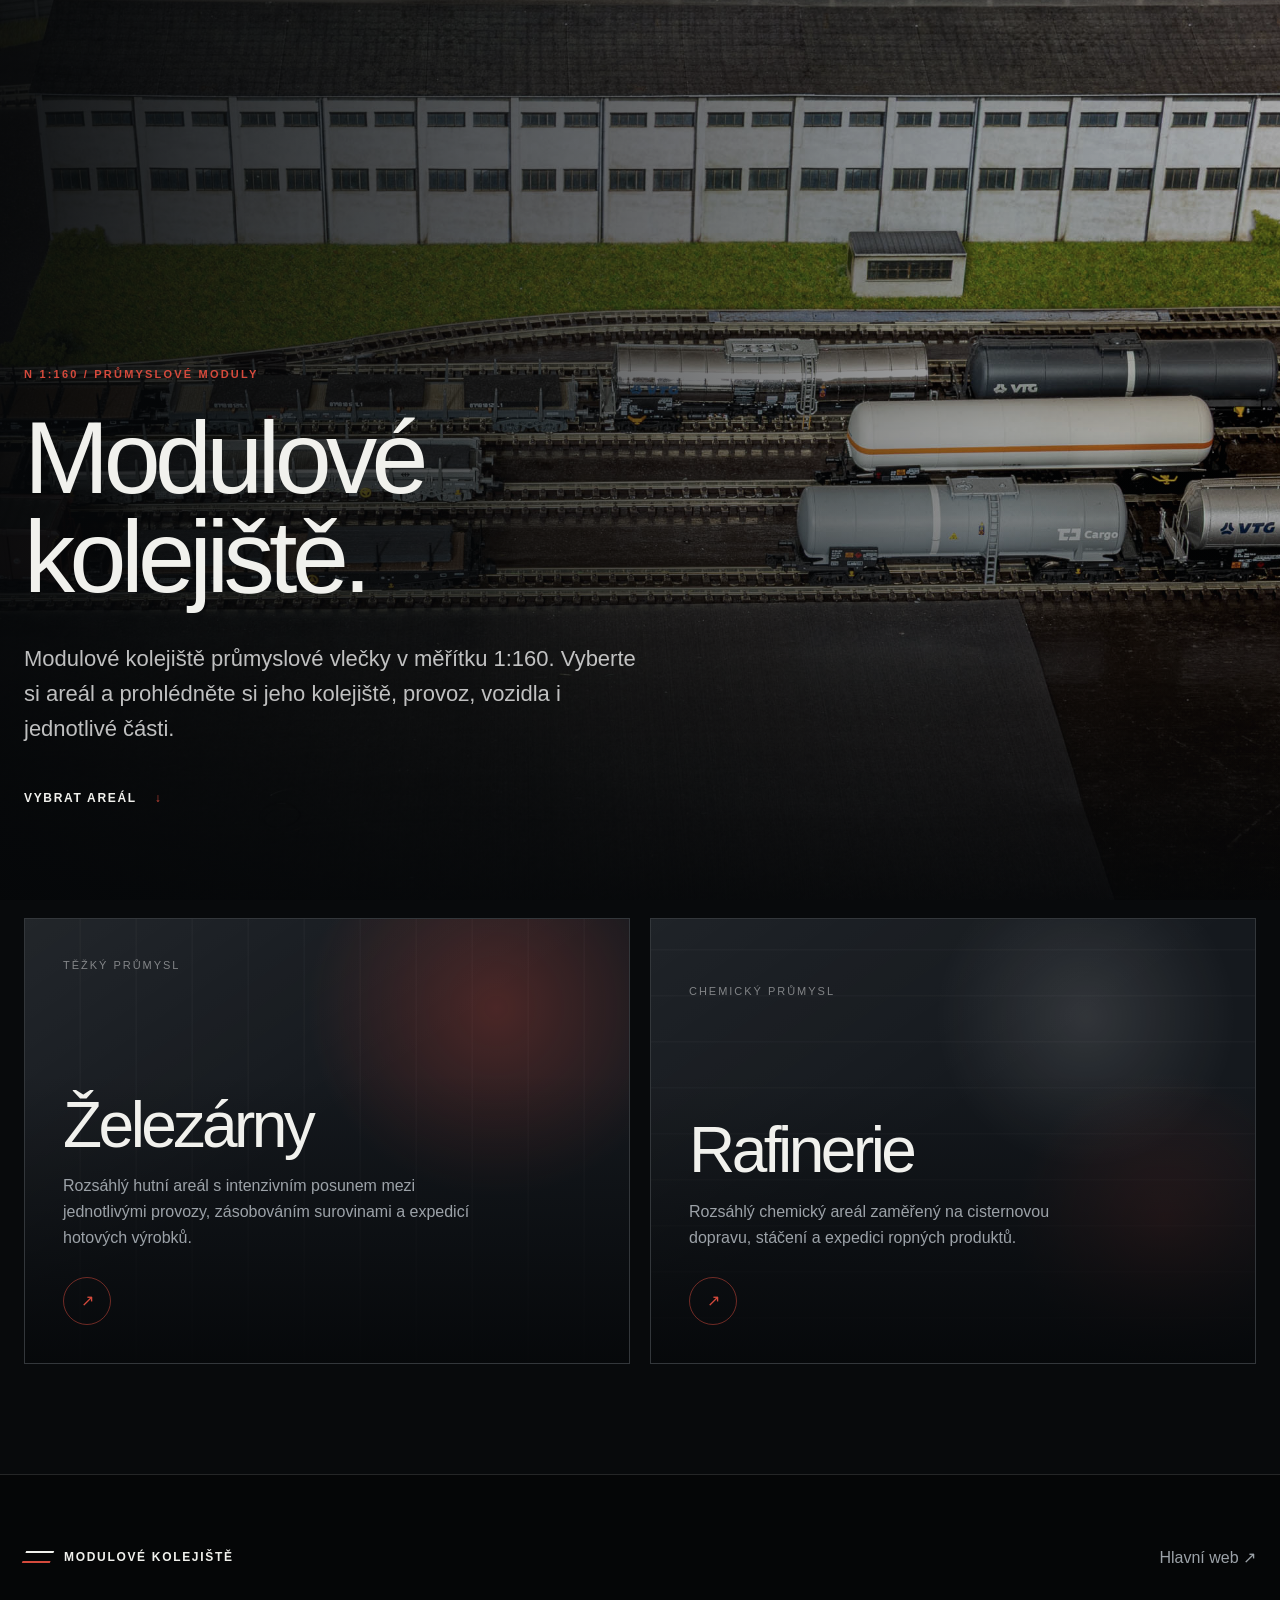
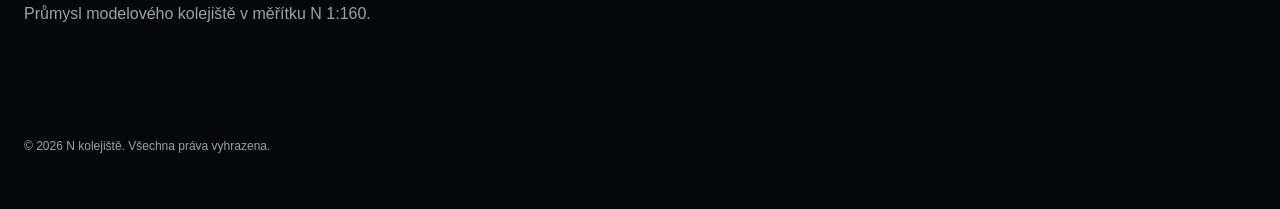
<file: index.html>
<!DOCTYPE html>
<html lang="cs">
<head>
  <meta charset="UTF-8">
  <meta name="viewport" content="width=device-width, initial-scale=1.0">
  <meta name="description" content="Modulové kolejiště v měřítku N 1:160 – průmyslové moduly železáren a rafinerie.">
  <meta name="theme-color" content="#090b0d">
  <title>Modulové kolejiště</title>

  <link rel="icon" href="assets/images/favicon.svg" type="image/svg+xml">
  <link rel="stylesheet" href="assets/css/rozcestnik.css">
  <script src="assets/js/rozcestnik.js" defer></script>
</head>
<body>

  <main>
    <section class="hero">
      <div class="hero-media">
        <img src="assets/images/main-foto.jpg" alt="Modelové kolejiště" width="2121" height="1414">
      </div>
      <div class="hero-overlay"></div>

      <div class="hero-content container">
        <p class="eyebrow reveal">N 1:160 / PRŮMYSLOVÉ MODULY</p>
        <h1 class="display-title reveal">Modulové<br>kolejiště.</h1>
        <p class="hero-lead reveal">Modulové kolejiště průmyslové vlečky v měřítku 1:160. Vyberte si areál a prohlédněte si jeho kolejiště, provoz, vozidla i jednotlivé části.</p>
        <a class="text-link reveal" href="#arealy">Vybrat areál <span>↓</span></a>
      </div>

      <div class="hero-index"></div>
    </section>

    <section class="arealy-section container">
      <div class="arealy-grid" id="arealy">
        <a class="areal-card reveal" href="zelezarny/">
          <div class="areal-card-content">
            <span class="areal-label">TĚŽKÝ PRŮMYSL</span>
            <h3>Železárny</h3>
            <p>Rozsáhlý hutní areál s intenzivním posunem mezi jednotlivými provozy, zásobováním surovinami a expedicí hotových výrobků.</p>
            <span class="areal-arrow">↗</span>
          </div>
        </a>

        <a class="areal-card rafinerie reveal" href="rafinerie/">
          <div class="areal-card-content">
            <span class="areal-label">CHEMICKÝ PRŮMYSL</span>
            <h3>Rafinerie</h3>
            <p>Rozsáhlý chemický areál zaměřený na cisternovou dopravu, stáčení a expedici ropných produktů.</p>
            <span class="areal-arrow">↗</span>
          </div>
        </a>
      </div>
    </section>
  </main>
<footer class="site-footer" id="siteFooter">
    <div class="container footer-grid">
      <div>
        <div class="brand footer-brand">
          <span class="brand-mark"></span>
          <span>MODULOVÉ KOLEJIŠTĚ</span>
        </div>

        <p>Průmysl modelového kolejiště v měřítku N 1:160.</p>
      </div>
      <div class="footer-nav">
        <a href="https://nkolejiste.github.io/web/">Hlavní web ↗</a>
      </div>

      <p class="copyright">© 2026 N kolejiště. Všechna práva vyhrazena.</p>
    </div>
  </footer>
</body>
</html>
</file>
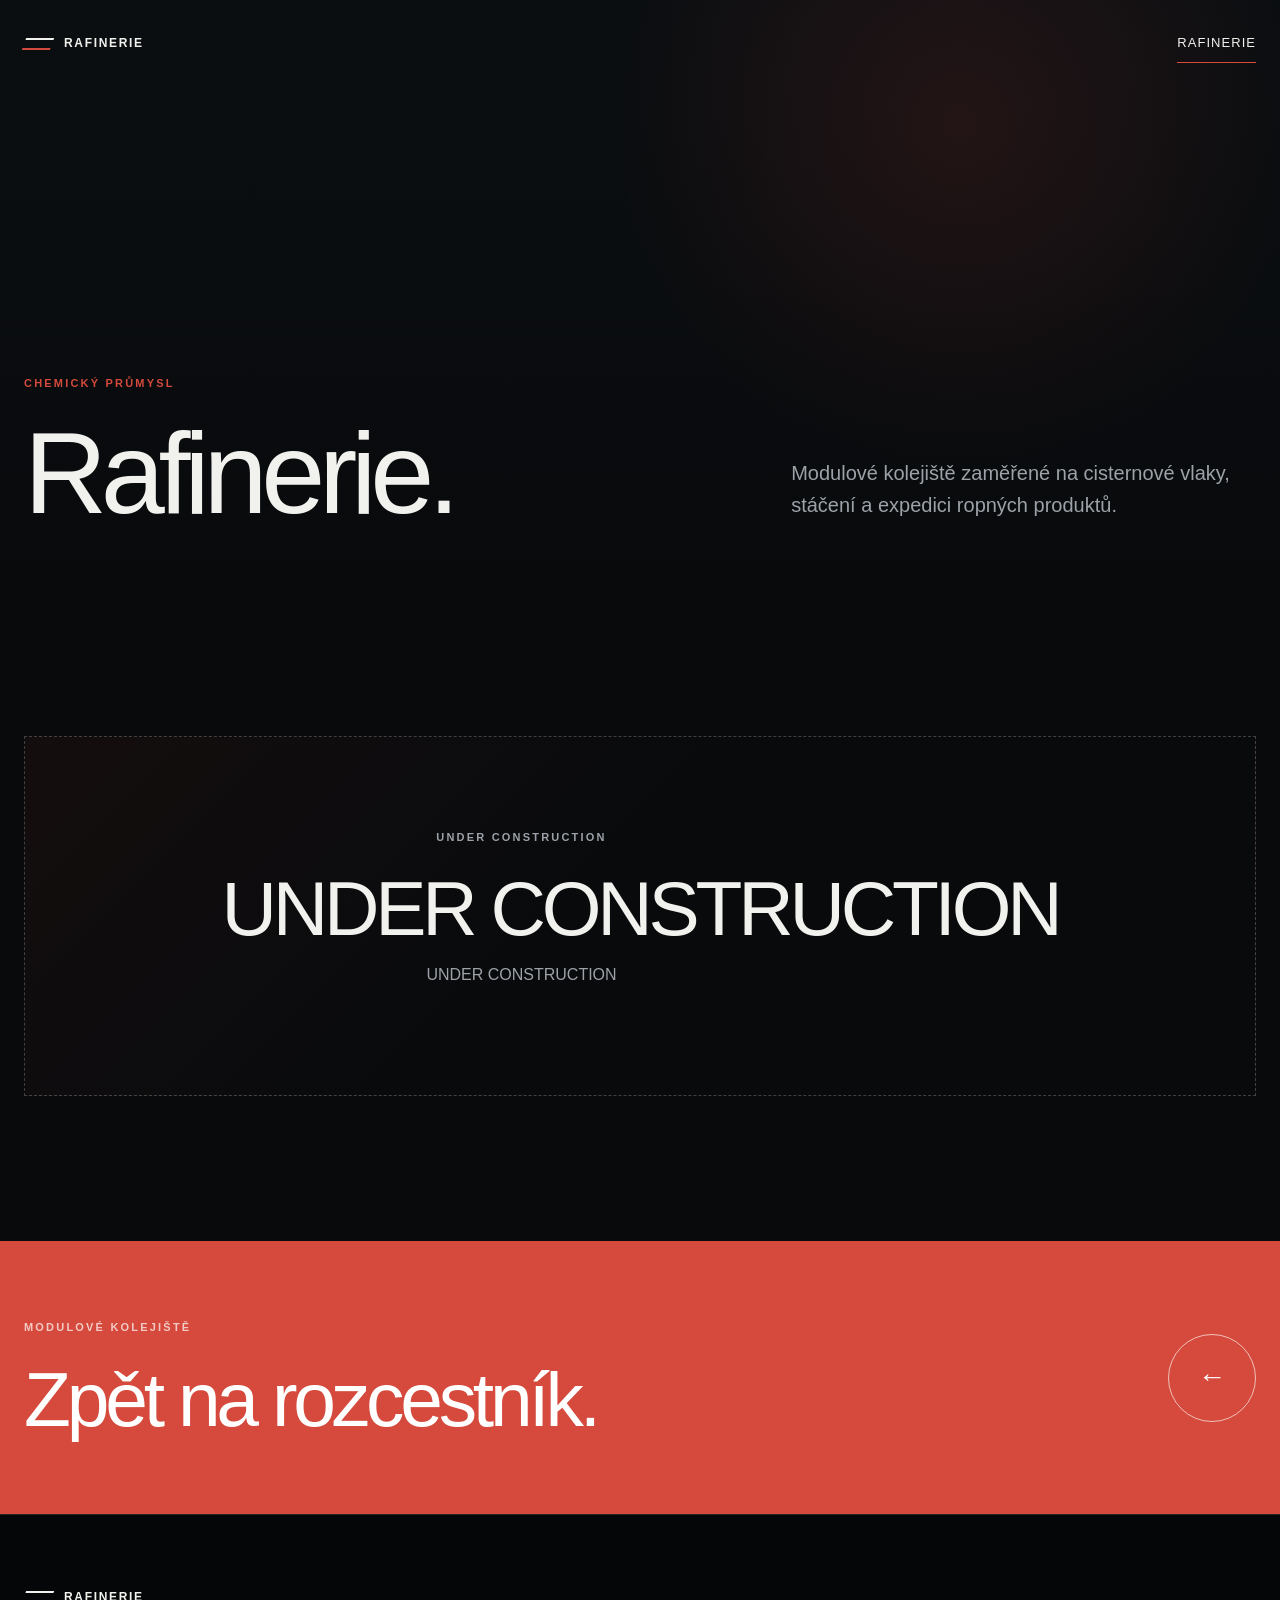
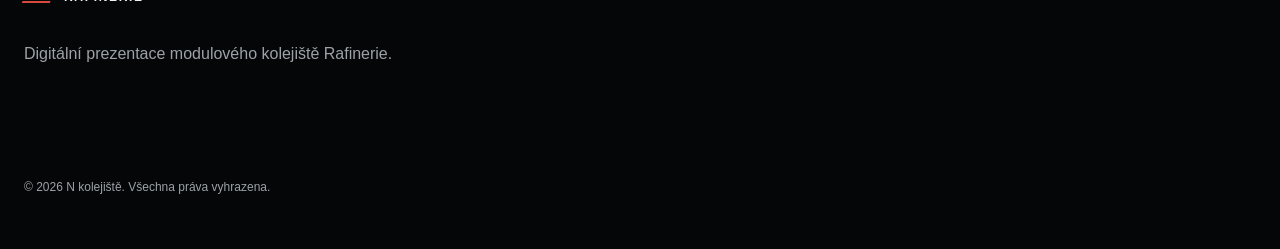
<file: rafinerie/index.html>
<!DOCTYPE html>
<html lang="cs">
<head>
  <meta charset="UTF-8">
  <meta name="viewport" content="width=device-width, initial-scale=1.0">
  <meta name="description" content="Modulové kolejiště Rafinerie v měřítku N 1:160.">
  <meta name="theme-color" content="#090b0d">
  <title>Rafinerie | Modulové kolejiště</title>

  <link rel="icon" href="../assets/images/favicon.svg" type="image/svg+xml">
  <link rel="stylesheet" href="../assets/css/rafinerie.css">
  <script src="../assets/js/rafinerie.js" defer></script>
</head>
<body data-page="rafinerie-home">
  <header class="site-header" id="siteHeader"></header>

  <main>
    <section class="page-hero">
      <div class="container page-hero-grid">
        <div>
          <p class="eyebrow reveal">CHEMICKÝ PRŮMYSL</p>
          <h1 class="page-title reveal">Rafinerie.</h1>
        </div>
        <p class="page-intro reveal">Modulové kolejiště zaměřené na cisternové vlaky, stáčení a expedici ropných produktů.</p>
      </div>
    </section>

    <section class="placeholder-panel">
      <div class="container">
        <div class="placeholder-box reveal">
          <div>
            <p class="eyebrow">UNDER CONSTRUCTION</p>
            <h2 class="section-title">UNDER CONSTRUCTION</h2>
            <p>UNDER CONSTRUCTION</p>
          </div>
        </div>
      </div>
    </section>

    <section class="next-page-panel">
      <div class="container next-page-grid">
        <div>
          <p class="eyebrow">MODULOVÉ KOLEJIŠTĚ</p>
          <h2 class="section-title">Zpět na rozcestník.</h2>
        </div>
        <a class="circle-link" href="../" aria-label="Zpět na rozcestník">←</a>
      </div>
    </section>
  </main>

  <footer class="site-footer" id="siteFooter">
    <div class="container footer-grid">
      <div>
        <div class="brand footer-brand">
          <span class="brand-mark"></span>
          <span>RAFINERIE</span>
        </div>
        <p>Digitální prezentace modulového kolejiště Rafinerie.</p>
      </div>

      <p class="copyright">© 2026 N kolejiště. Všechna práva vyhrazena.</p>
    </div>
  </footer>
</body>
</html>
</file>
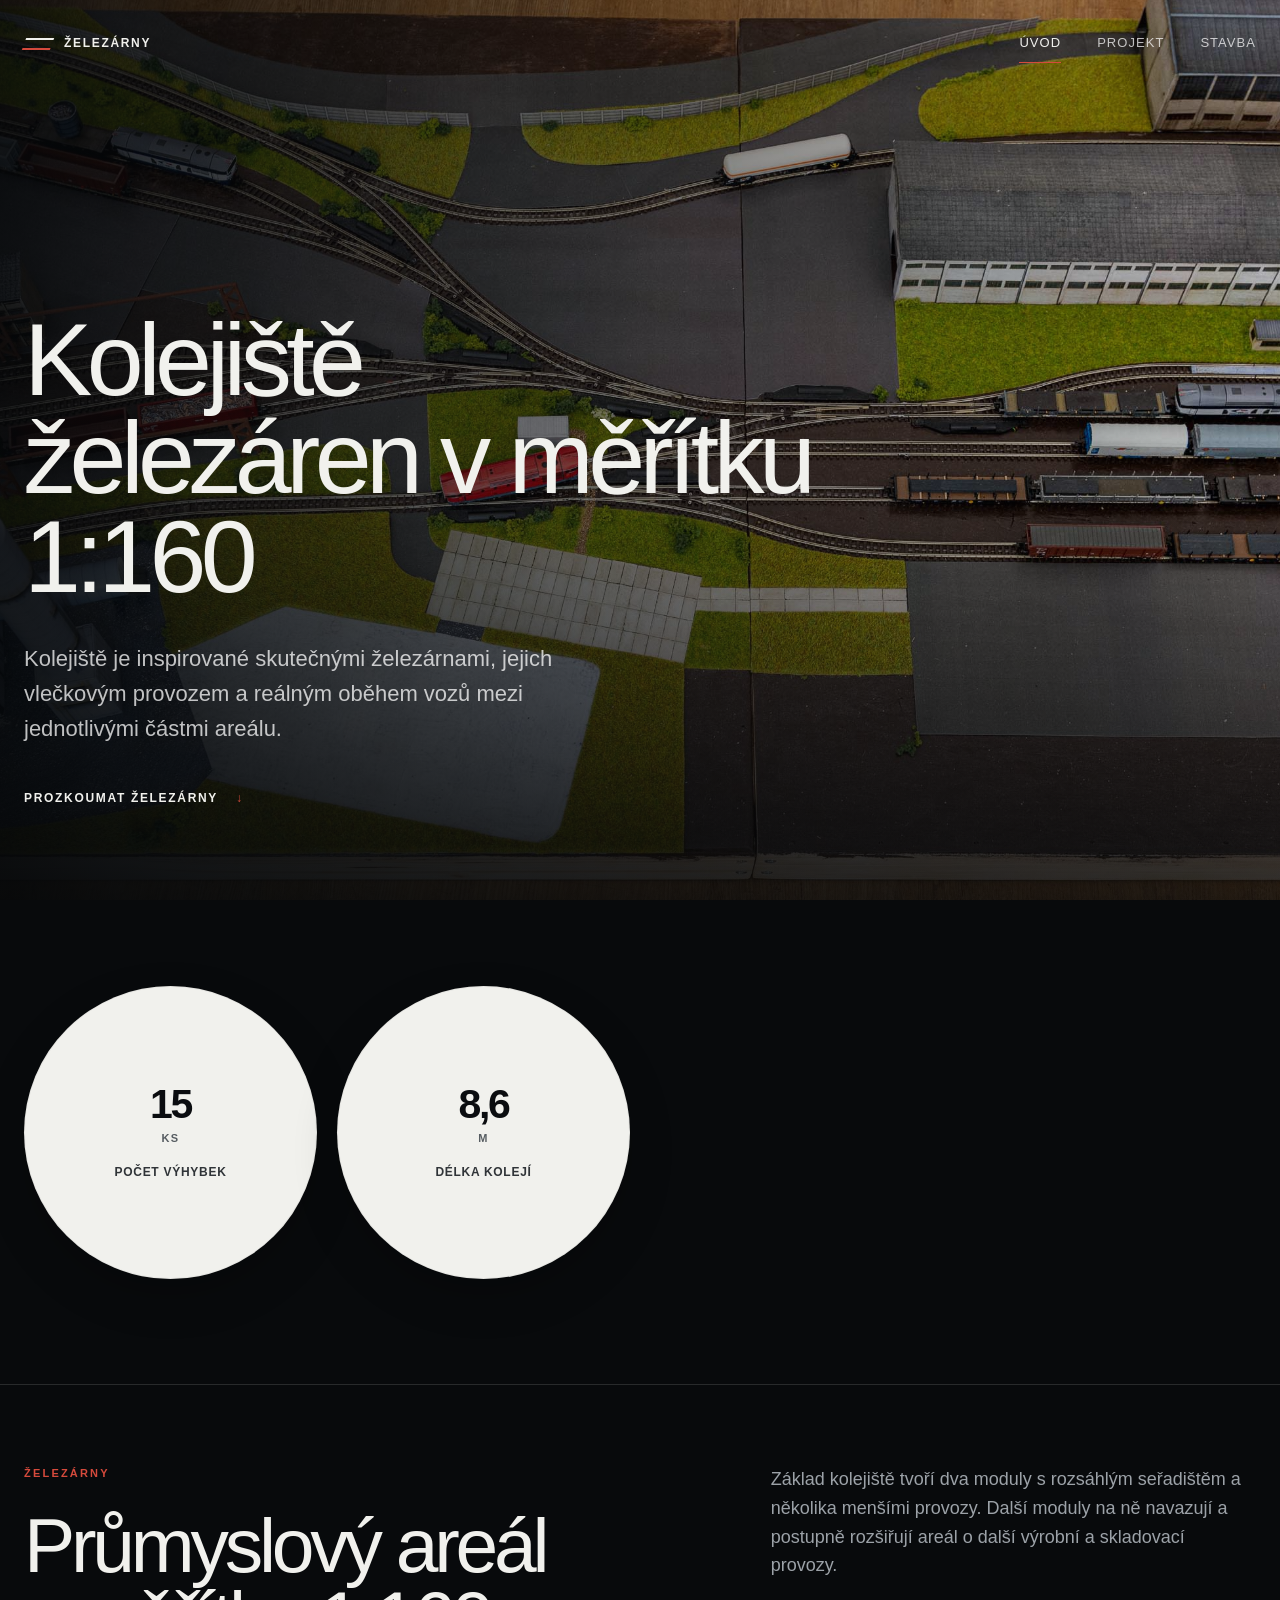
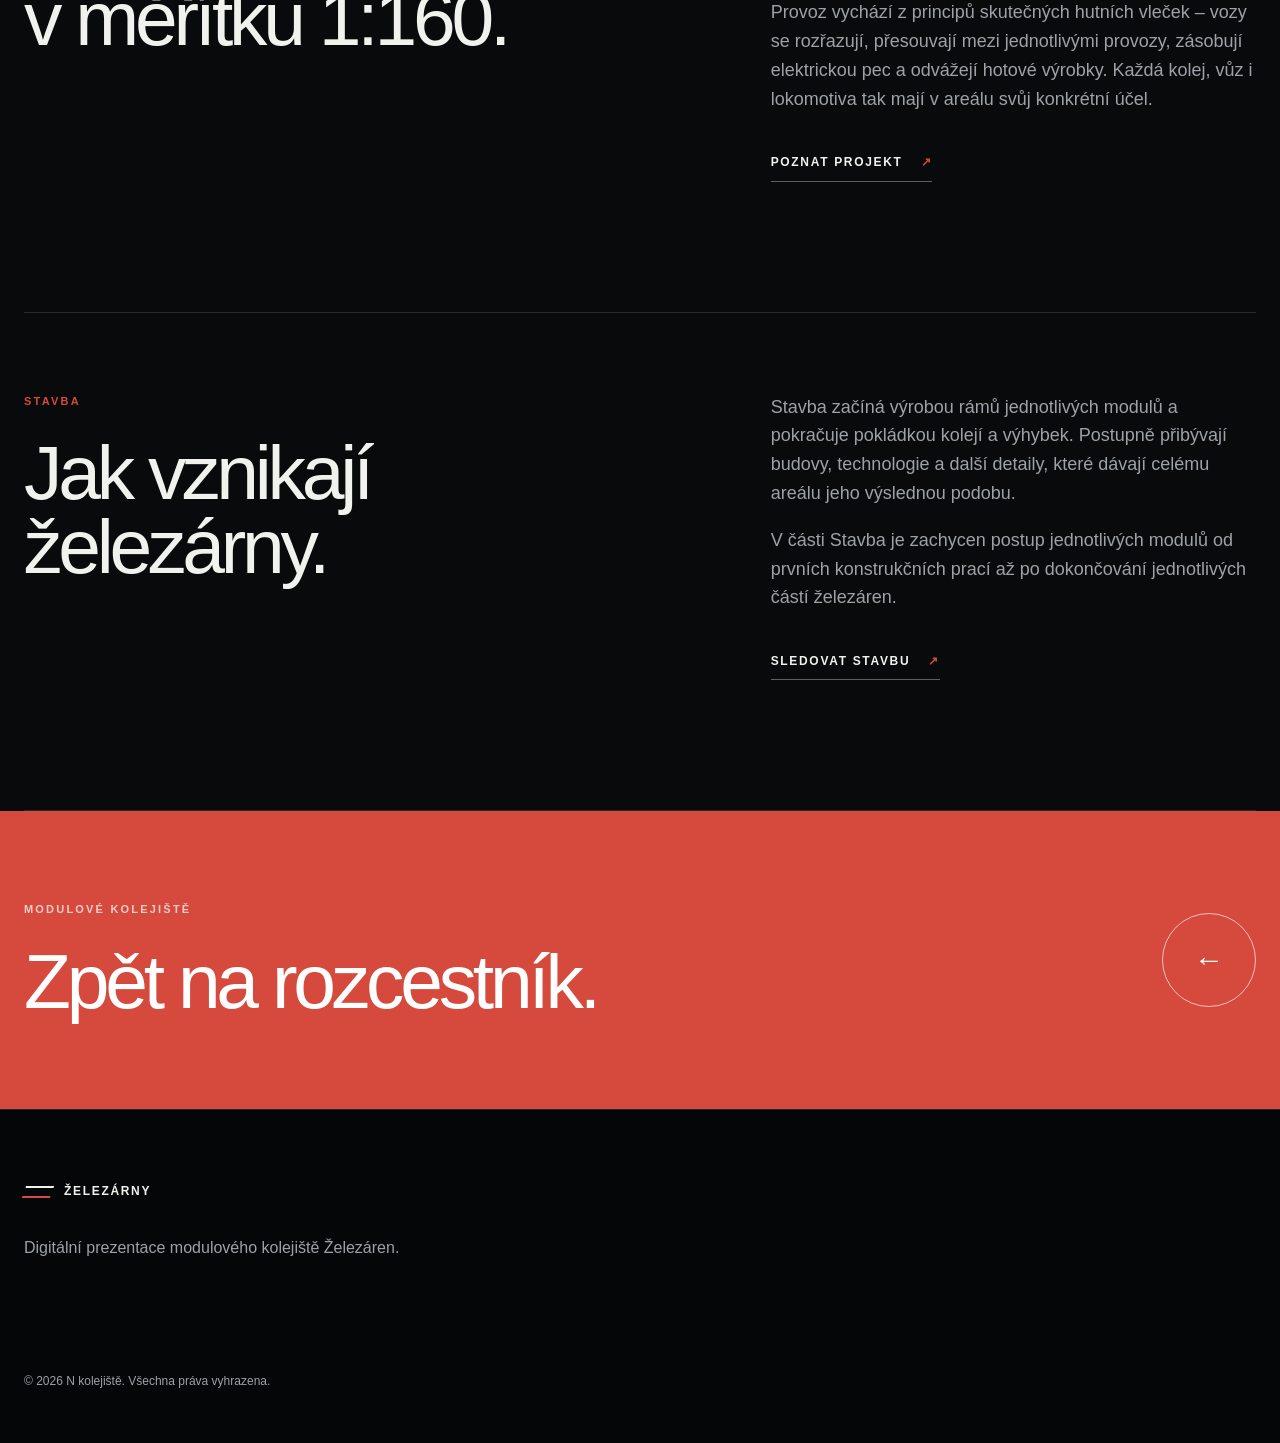
<file: zelezarny/index.html>
<!DOCTYPE html>
<html lang="cs">
<head>
  <meta charset="UTF-8">
  <meta name="viewport" content="width=device-width, initial-scale=1.0">
  <meta name="description" content="Modulové kolejiště Železárny v měřítku N 1:160.">
  <meta name="theme-color" content="#090b0d">
  <meta property="og:type" content="website">
  <meta property="og:title" content="Železárny | N kolejiště">
  <meta property="og:description" content="Modulové kolejiště Železárny v měřítku N 1:160.">
  <meta property="og:image" content="../assets/images/zelezarny/uvodni-foto.jpg">
  <title>Železárny | N kolejiště</title>
  <link rel="icon" href="../assets/images/favicon.svg" type="image/svg+xml">
  <link rel="stylesheet" href="../assets/css/zelezarny.css">
  <script src="../assets/js/zelezarny.js" defer></script>
</head>
<body data-page="zelezarny-home">
  
  <header class="site-header" id="siteHeader"></header>

  <main>
    <section class="hero hero-home">
      <div class="hero-media">
        <img src="../assets/images/zelezarny/uvodni-foto.jpg" alt="Pohled na modulové kolejiště Železárny" width="2121" height="1414">
      </div>
      <div class="hero-overlay"></div>

      <div class="hero-content container">
        <h2 class="display-title reveal">Kolejiště<br>železáren v měřítku 1:160</h2>
        <p class="hero-lead reveal">
          Kolejiště je inspirované skutečnými železárnami, jejich vlečkovým provozem a reálným oběhem vozů mezi jednotlivými částmi areálu.
        </p>
        <a class="text-link reveal" href="#kolejiste">Prozkoumat železárny <span>↓</span></a>
      </div>

      <div class="hero-index"></div>
    </section>

    <section class="stats-section" id="statistiky">
      <div class="container">
        <div class="stats-grid">
          <div class="stat-circle">
            <strong class="stat-value">15</strong>
            <span class="stat-unit">ks</span>
            <span class="stat-label">počet výhybek</span>
          </div>
          <div class="stat-circle">
            <strong class="stat-value">8,6</strong>
            <span class="stat-unit">m</span>
            <span class="stat-label">délka kolejí</span>
          </div>
          <div class="stat-circle">
            <strong class="stat-value">3</strong>
            <span class="stat-unit">ks</span>
            <span class="stat-label">počet lokomotiv</span>
          </div>
          <div class="stat-circle">
            <strong class="stat-value">22</strong>
            <span class="stat-unit">ks</span>
            <span class="stat-label">počet vozů</span>
          </div>
        </div>
      </div>
    </section>

    <section class="story-section container" id="kolejiste">
      <div class="story-grid">
        <div>
          <p class="eyebrow reveal">ŽELEZÁRNY</p>
          <h2 class="section-title reveal">Průmyslový areál<br>v měřítku 1:160.</h2>
        </div>
        <div class="story-copy reveal">
          <p>
            Základ kolejiště tvoří dva moduly s rozsáhlým seřadištěm a několika menšími provozy. Další moduly 
            na ně navazují a postupně rozšiřují areál o další výrobní a skladovací provozy.
          </p>
          <p>
            Provoz vychází z principů skutečných hutních vleček – vozy se rozřazují, 
            přesouvají mezi jednotlivými provozy, zásobují elektrickou pec a odvážejí hotové 
            výrobky. Každá kolej, vůz i lokomotiva tak mají v areálu svůj konkrétní účel.
          </p>
          <a class="button-link" href="projekt.html">Poznat projekt <span>↗</span></a>
        </div>
      </div>
    </section>

    <section class="story-section container" id="stavba-uvod">
      <div class="story-grid">
        <div>
          <p class="eyebrow reveal">STAVBA</p>
          <h2 class="section-title reveal">Jak vznikají<br>železárny.</h2>
        </div>
        <div class="story-copy reveal">
          <p>
            Stavba začíná výrobou rámů jednotlivých modulů a pokračuje pokládkou kolejí a výhybek. Postupně přibývají 
            budovy, technologie a další detaily, které dávají celému areálu jeho výslednou podobu.
          </p>
          <p>
            V části Stavba je zachycen postup jednotlivých modulů od prvních konstrukčních 
            prací až po dokončování jednotlivých částí železáren.
          </p>
          <a class="button-link" href="stavba.html">Sledovat stavbu <span>↗</span></a>
        </div>
      </div>
    </section>

    <section class="next-page-panel">
      <div class="container next-page-grid">
        <div>
          <p class="eyebrow">MODULOVÉ KOLEJIŠTĚ</p>
          <h2 class="section-title">Zpět na rozcestník.</h2>
        </div>
        <a class="circle-link" href="../" aria-label="Zpět na rozcestník">←</a>
      </div>
    </section>
</main>
  <footer class="site-footer" id="siteFooter">
    <div class="container footer-grid">
      <div>
        <div class="brand footer-brand">
          <span class="brand-mark"></span>
          <span>ŽELEZÁRNY</span>
        </div>
        <p>Digitální prezentace modulového kolejiště Železáren.</p>
      </div>

      <p class="copyright">© 2026 N kolejiště. Všechna práva vyhrazena.</p>
    </div>
  </footer>
</body>
</html>
</file>
<file: assets/css/rozcestnik.css>
:root {
  --bg: #080a0c;
  --panel: #15191e;
  --text: #f1f1ed;
  --muted: #9ca2a8;
  --line: rgba(255, 255, 255, 0.13);
  --accent: #d54a3c;
  --container: 1240px;
}

* { box-sizing: border-box; }
html { scroll-behavior: smooth; background: var(--bg); }
body {
  margin: 0;
  background: var(--bg);
  color: var(--text);
  font-family: Inter, "Segoe UI", Arial, sans-serif;
  line-height: 1.6;
  overflow-x: hidden;
}
img { width: 100%; display: block; }
a { color: inherit; text-decoration: none; }
.container { width: min(calc(100% - 48px), var(--container)); margin-inline: auto; }

.brand {
  display: inline-flex;
  align-items: center;
  gap: 12px;
  font-size: 12px;
  font-weight: 700;
  letter-spacing: .14em;
  white-space: nowrap;
}
.brand-mark {
  width: 28px;
  height: 12px;
  display: inline-block;
  border-top: 2px solid var(--text);
  border-bottom: 2px solid var(--accent);
  transform: skewX(-20deg);
}

.hero {
  min-height: 100svh;
  position: relative;
  display: flex;
  align-items: flex-end;
  overflow: hidden;
}
.hero-media, .hero-overlay { position: absolute; inset: 0; }
.hero-media img { height: 100%; object-fit: cover; transform: scale(1.03); filter: saturate(.72) contrast(1.05); }
.hero-overlay {
  background:
    linear-gradient(90deg, rgba(5,7,9,.93) 0%, rgba(5,7,9,.59) 48%, rgba(5,7,9,.19) 100%),
    linear-gradient(0deg, rgba(5,7,9,.90) 0%, transparent 50%);
}
.hero-content { position: relative; z-index: 2; padding-bottom: 90px; }
.eyebrow { margin: 0 0 26px; color: var(--accent); font-size: 11px; font-weight: 700; letter-spacing: .2em; text-transform: uppercase; }
.display-title { margin: 0; max-width: 1030px; font-size: clamp(58px, 8vw, 122px); font-weight: 500; letter-spacing: -.055em; line-height: .96; }
.hero-lead { max-width: 620px; margin: 35px 0 38px; font-size: clamp(17px, 2vw, 22px); color: rgba(255,255,255,.74); }
.text-link { display: inline-flex; align-items: center; gap: 18px; font-size: 12px; font-weight: 700; letter-spacing: .14em; text-transform: uppercase; }
.text-link span { color: var(--accent); }

.arealy-section { padding: 18px 0 110px; }
.arealy-grid { display: grid; grid-template-columns: repeat(2, 1fr); gap: 20px; }
.arealy-grid#arealy { scroll-margin-top: 18px; }
.areal-card {
  min-height: 400px;
  position: relative;
  overflow: hidden;
  border: 1px solid var(--line);
  background: var(--panel);
  display: flex;
  align-items: flex-end;
  padding: 38px;
  transition: transform .35s ease, border-color .35s ease;
}
.areal-card::before {
  content: "";
  position: absolute;
  inset: 0;
  background:
    radial-gradient(circle at 78% 20%, rgba(213,74,60,.28), transparent 32%),
    linear-gradient(145deg, rgba(255,255,255,.055), transparent 48%),
    repeating-linear-gradient(90deg, transparent 0 54px, rgba(255,255,255,.025) 55px 56px);
  transition: transform .6s ease;
}
.areal-card.rafinerie::before {
  background:
    radial-gradient(circle at 72% 22%, rgba(255,255,255,.12), transparent 27%),
    radial-gradient(circle at 85% 68%, rgba(213,74,60,.16), transparent 25%),
    linear-gradient(145deg, rgba(255,255,255,.045), transparent 48%),
    repeating-linear-gradient(0deg, transparent 0 44px, rgba(255,255,255,.022) 45px 46px);
}
.areal-card::after { content: ""; position: absolute; inset: 0; background: linear-gradient(0deg, rgba(5,7,9,.92), transparent 65%); }
.areal-card:hover { transform: translateY(-5px); border-color: rgba(213,74,60,.65); }
.areal-card:hover::before { transform: scale(1.035); }
.areal-card-content { position: relative; z-index: 2; width: 100%; }
.areal-label { display: block; margin-bottom: 120px; color: rgba(255,255,255,.45); font-size: 11px; letter-spacing: .18em; }
.areal-card h3 { margin: 0; font-size: clamp(48px, 5vw, 76px); font-weight: 500; letter-spacing: -.055em; line-height: .95; }
.areal-card p { max-width: 420px; margin: 18px 0 27px; color: var(--muted); }
.areal-arrow { width: 48px; height: 48px; display: grid; place-items: center; border-radius: 50%; border: 1px solid rgba(213,74,60,.5); color: var(--accent); transition: .25s ease; }
.areal-card:hover .areal-arrow { background: var(--accent); color: white; }

.site-footer { padding: 70px 0 40px; background: #050607; border-top: 1px solid var(--line); }
.footer-grid { display: grid; grid-template-columns: 1fr auto; gap: 50px; }
.footer-brand { margin-bottom: 18px; }
.site-footer p { color: var(--muted); }
.footer-nav { display: flex; gap: 28px; align-items: start; flex-wrap: wrap; }
.footer-nav a { color: var(--muted); }
.footer-nav a:hover { color: var(--text); }
.copyright { grid-column: 1 / -1; margin-top: 45px; font-size: 12px; }

.reveal { opacity: 0; transform: translateY(24px); transition: opacity .8s ease, transform .8s ease; }
.reveal.visible { opacity: 1; transform: translateY(0); }

@media (max-width: 980px) {
  .arealy-grid { grid-template-columns: 1fr; }
  .areal-card { min-height: 350px; }
}

@media (max-width: 640px) {
  .container { width: min(calc(100% - 30px), var(--container)); }
  .brand { font-size: 10px; }
  .hero-content { padding-bottom: 56px; }
  .display-title { font-size: clamp(50px, 15vw, 76px); }
  .hero-lead { font-size: 16px; }
  .arealy-section { padding: 14px 0 82px; }
  .areal-card { min-height: 300px; padding: 26px; }
  .areal-label { margin-bottom: 55px; }
  .footer-grid { grid-template-columns: 1fr; }
  .copyright { grid-column: auto; margin-top: 10px; }
}
</file>
<file: assets/css/rafinerie.css>
:root {
  --bg: #080a0c;
  --panel: #15191e;
  --text: #f1f1ed;
  --muted: #9ca2a8;
  --line: rgba(255, 255, 255, 0.13);
  --accent: #d54a3c;
  --container: 1240px;
  --wide: 1500px;
}

* { box-sizing: border-box; }
html { scroll-behavior: smooth; background: var(--bg); }
body {
  margin: 0;
  background: var(--bg);
  color: var(--text);
  font-family: Inter, "Segoe UI", Arial, sans-serif;
  line-height: 1.6;
  overflow-x: hidden;
}
body.menu-open { overflow: hidden; }
a { color: inherit; text-decoration: none; }
button { font: inherit; }
.container { width: min(calc(100% - 48px), var(--container)); margin-inline: auto; }

.site-header {
  position: fixed;
  inset: 0 0 auto;
  z-index: 100;
  height: 88px;
  padding: 0 max(24px, calc((100vw - var(--wide)) / 2));
  display: flex;
  align-items: center;
  justify-content: space-between;
  transition: background .35s ease, backdrop-filter .35s ease, border-color .35s ease;
  border-bottom: 1px solid transparent;
}
.site-header.scrolled { background: rgba(8, 10, 12, .72); backdrop-filter: blur(18px); border-color: var(--line); }
.brand { display: inline-flex; align-items: center; gap: 12px; font-size: 12px; font-weight: 700; letter-spacing: .14em; white-space: nowrap; }
.brand-mark { width: 28px; height: 12px; display: inline-block; border-top: 2px solid var(--text); border-bottom: 2px solid var(--accent); transform: skewX(-20deg); }
.main-nav { display: flex; gap: 36px; align-items: center; }
.main-nav a { position: relative; color: rgba(255,255,255,.72); font-size: 13px; letter-spacing: .08em; text-transform: uppercase; transition: color .25s ease; }
.main-nav a::after { content: ""; position: absolute; left: 0; right: 100%; bottom: -9px; height: 1px; background: var(--accent); transition: right .3s ease; }
.main-nav a:hover, .main-nav a.active { color: var(--text); }
.main-nav a:hover::after, .main-nav a.active::after { right: 0; }
.menu-toggle { display: none; width: 42px; height: 42px; border: 0; background: transparent; padding: 12px 6px; cursor: pointer; }
.menu-toggle span { display: block; width: 100%; height: 1px; background: white; margin: 7px 0; transition: transform .3s ease; }

.eyebrow { margin: 0 0 26px; color: var(--accent); font-size: 11px; font-weight: 700; letter-spacing: .2em; text-transform: uppercase; }
.page-title, .section-title { margin: 0; font-weight: 500; letter-spacing: -.055em; line-height: .96; }
.section-title { font-size: clamp(46px, 6vw, 86px); }
.page-hero { min-height: 69vh; padding: 180px 0 92px; display: flex; align-items: flex-end; background: radial-gradient(circle at 75% 20%, rgba(213,74,60,.12), transparent 32%), linear-gradient(180deg, #0b0e11, #080a0c); }
.page-hero-grid { display: grid; grid-template-columns: 1.2fr .8fr; align-items: flex-end; gap: 70px; }
.page-title { font-size: clamp(70px, 9vw, 138px); }
.page-intro { max-width: 520px; margin: 0 0 8px; color: var(--muted); font-size: 20px; }

.placeholder-panel { padding: 115px 0 145px; }
.placeholder-box { min-height: 360px; border: 1px dashed rgba(255,255,255,.22); display: grid; place-items: center; text-align: center; padding: 35px; background: linear-gradient(135deg, rgba(213,74,60,.06), transparent 46%); }
.placeholder-box p { max-width: 600px; color: var(--muted); }

.next-page-panel { background: var(--accent); color: white; padding: 78px 0; }
.next-page-grid { display: flex; justify-content: space-between; gap: 30px; align-items: center; }
.next-page-panel .eyebrow { color: rgba(255,255,255,.7); }
.circle-link { width: 88px; height: 88px; border: 1px solid rgba(255,255,255,.65); border-radius: 50%; display: grid; place-items: center; font-size: 28px; transition: .25s ease; }
.circle-link:hover { background: white; color: var(--accent); }

.site-footer { padding: 70px 0 40px; background: #050607; border-top: 1px solid var(--line); }
.footer-grid { display: grid; grid-template-columns: 1fr auto; gap: 50px; }
.footer-brand { margin-bottom: 18px; }
.site-footer p { color: var(--muted); }
.footer-nav { display: flex; gap: 28px; align-items: start; flex-wrap: wrap; }
.footer-nav a { color: var(--muted); }
.footer-nav a:hover { color: var(--text); }
.copyright { grid-column: 1 / -1; margin-top: 45px; font-size: 12px; }

.reveal { opacity: 0; transform: translateY(24px); transition: opacity .8s ease, transform .8s ease; }
.reveal.visible { opacity: 1; transform: translateY(0); }

@media (max-width: 980px) {
  .menu-toggle { display: block; position: relative; z-index: 102; }
  .main-nav { position: fixed; inset: 0; background: rgba(8,10,12,.98); flex-direction: column; align-items: flex-start; justify-content: center; padding: 0 32px; gap: 26px; transform: translateX(100%); transition: transform .35s ease; }
  .main-nav.open { transform: translateX(0); }
  .main-nav a { font-size: 34px; letter-spacing: -.03em; text-transform: none; }
  .menu-toggle.active span:first-child { transform: translateY(4px) rotate(45deg); }
  .menu-toggle.active span:last-child { transform: translateY(-4px) rotate(-45deg); }
  .page-hero-grid { grid-template-columns: 1fr; gap: 48px; }
}

@media (max-width: 640px) {
  .container { width: min(calc(100% - 30px), var(--container)); }
  .site-header { height: 72px; padding-inline: 15px; }
  .brand { font-size: 10px; }
  .page-hero { min-height: 70vh; padding: 140px 0 70px; }
  .page-title { font-size: 68px; }
  .page-intro { font-size: 17px; }
  .placeholder-panel { padding: 82px 0 100px; }
  .next-page-grid { gap: 24px; }
  .circle-link { width: 68px; height: 68px; flex: 0 0 auto; }
  .footer-grid { grid-template-columns: 1fr; }
  .copyright { grid-column: auto; margin-top: 10px; }
}
</file>
<file: assets/css/zelezarny.css>
:root {
  --bg: #080a0c;
  --bg-soft: #101317;
  --panel: #15191e;
  --text: #f1f1ed;
  --muted: #9ca2a8;
  --line: rgba(255, 255, 255, 0.13);
  --accent: #d54a3c;
  --container: 1240px;
  --wide: 1500px;
}

* { box-sizing: border-box; }

html {
  scroll-behavior: smooth;
  background: var(--bg);
}

body {
  margin: 0;
  background: var(--bg);
  color: var(--text);
  font-family: Inter, "Segoe UI", Arial, sans-serif;
  line-height: 1.6;
  overflow-x: hidden;
}

body.menu-open { overflow: hidden; }

img {
  width: 100%;
  display: block;
}

a { color: inherit; text-decoration: none; }
button { font: inherit; }

.container {
  width: min(calc(100% - 48px), var(--container));
  margin-inline: auto;
}

.container-wide {
  width: min(calc(100% - 32px), var(--wide));
  margin-inline: auto;
}

.site-header {
  position: fixed;
  inset: 0 0 auto;
  z-index: 100;
  height: 88px;
  padding: 0 max(24px, calc((100vw - var(--wide)) / 2));
  display: flex;
  align-items: center;
  justify-content: space-between;
  transition: background .35s ease, backdrop-filter .35s ease, border-color .35s ease;
  border-bottom: 1px solid transparent;
}

.site-header.scrolled {
  background: rgba(8, 10, 12, .72);
  backdrop-filter: blur(18px);
  border-color: var(--line);
}

.brand {
  display: inline-flex;
  align-items: center;
  gap: 12px;
  font-size: 12px;
  font-weight: 700;
  letter-spacing: .14em;
  white-space: nowrap;
}

.brand-mark {
  width: 28px;
  height: 12px;
  display: inline-block;
  border-top: 2px solid var(--text);
  border-bottom: 2px solid var(--accent);
  transform: skewX(-20deg);
}

.main-nav {
  display: flex;
  gap: 36px;
  align-items: center;
}

.main-nav a {
  position: relative;
  color: rgba(255,255,255,.72);
  font-size: 13px;
  letter-spacing: .08em;
  text-transform: uppercase;
  transition: color .25s ease;
}

.main-nav a::after {
  content: "";
  position: absolute;
  left: 0;
  right: 100%;
  bottom: -9px;
  height: 1px;
  background: var(--accent);
  transition: right .3s ease;
}

.main-nav a:hover,
.main-nav a.active { color: var(--text); }

.main-nav a:hover::after,
.main-nav a.active::after { right: 0; }

.menu-toggle {
  display: none;
  width: 42px;
  height: 42px;
  border: 0;
  background: transparent;
  padding: 12px 6px;
  cursor: pointer;
}

.menu-toggle span {
  display: block;
  width: 100%;
  height: 1px;
  background: white;
  margin: 7px 0;
  transition: transform .3s ease;
}

.hero {
  min-height: 100svh;
  position: relative;
  display: flex;
  align-items: flex-end;
  overflow: hidden;
}

.hero-media,
.hero-overlay {
  position: absolute;
  inset: 0;
}

.hero-media img {
  height: 100%;
  object-fit: cover;
  transform: scale(1.03);
}

.hero-overlay {
  background:
    linear-gradient(90deg, rgba(5,7,9,.90) 0%, rgba(5,7,9,.52) 48%, rgba(5,7,9,.14) 100%),
    linear-gradient(0deg, rgba(5,7,9,.82) 0%, transparent 45%);
}

.hero-content {
  position: relative;
  z-index: 2;
  padding-bottom: 90px;
}

.eyebrow {
  margin: 0 0 26px;
  color: var(--accent);
  font-size: 11px;
  font-weight: 700;
  letter-spacing: .2em;
  text-transform: uppercase;
}

.display-title,
.page-title,
.section-title {
  margin: 0;
  font-weight: 500;
  letter-spacing: -.055em;
  line-height: .96;
}

.display-title {
  max-width: 920px;
  font-size: clamp(60px, 8vw, 124px);
}

.hero-lead {
  max-width: 590px;
  margin: 35px 0 38px;
  font-size: clamp(17px, 2vw, 22px);
  color: rgba(255,255,255,.74);
}

.text-link,
.button-link {
  display: inline-flex;
  align-items: center;
  gap: 18px;
  font-size: 12px;
  font-weight: 700;
  letter-spacing: .14em;
  text-transform: uppercase;
}

.text-link span,
.button-link span { color: var(--accent); }

.button-link {
  padding-bottom: 8px;
  border-bottom: 1px solid rgba(255,255,255,.35);
  transition: border-color .25s ease;
}

.button-link:hover { border-color: var(--accent); }

.hero-index {
  position: absolute;
  z-index: 2;
  right: 38px;
  bottom: 30px;
  font-size: 11px;
  letter-spacing: .18em;
  color: rgba(255,255,255,.45);
}

.quick-links {
  display: grid;
  grid-template-columns: 1fr 1fr;
  gap: 18px;
  padding: 80px 0;
  margin: 0 auto;
  position: relative;
  z-index: 10;
}

.quick-link-content {
  display: flex;
  flex-direction: column;
  align-items: flex-start;
}

.quick-link-subtext {
  font-size: 13px;
  color: #a0a5aa;
  margin-top: 6px;
  font-weight: 400;
}

.quick-link {
  position: relative;
  display: flex;
  align-items: center;
  justify-content: space-between;
  gap: 20px;
  padding: 22px 26px;
  overflow: hidden;
  border: 1px solid rgba(255,255,255,.12);
  border-top-color: rgba(213,74,60,.42);
  background:
    linear-gradient(135deg, rgba(213,74,60,.09), transparent 48%),
    var(--panel);
  box-shadow: inset 0 1px 0 rgba(255,255,255,.035);
  transition: border-color .25s ease, background .25s ease, transform .25s ease, box-shadow .25s ease;
}

.quick-link::before {
  content: "";
  position: absolute;
  inset: auto 0 0;
  height: 2px;
  background: var(--accent);
  transform: scaleX(0);
  transform-origin: left;
  transition: transform .3s ease;
}

.quick-link:hover {
  border-color: rgba(213,74,60,.62);
  background:
    linear-gradient(135deg, rgba(213,74,60,.16), transparent 55%),
    var(--bg-soft);
  box-shadow: 0 12px 30px rgba(0,0,0,.18);
  transform: translateY(-2px);
}

.quick-link:hover::before {
  transform: scaleX(1);
}

.quick-link-label {
  font-size: clamp(15px, 1.7vw, 19px);
  font-weight: 700;
  letter-spacing: .01em;
}

.quick-link-arrow {
  flex: 0 0 auto;
  width: 38px;
  height: 38px;
  display: flex;
  align-items: center;
  justify-content: center;
  border-radius: 50%;
  border: 1px solid rgba(213,74,60,.38);
  background: rgba(213,74,60,.08);
  color: var(--accent);
  font-size: 16px;
  transition: background .25s ease, color .25s ease, border-color .25s ease, transform .25s ease;
}

.quick-link:hover .quick-link-arrow {
  background: var(--accent);
  border-color: var(--accent);
  color: var(--text);
  transform: translateX(2px);
}

.story-section {
  position: relative;
  padding: 80px 0 130px;
  border-bottom: 1px solid var(--line);
}

.story-grid,
.project-text-grid {
  display: grid;
  grid-template-columns: 1.15fr .85fr;
  gap: 90px;
}

.section-title {
  font-size: clamp(46px, 6vw, 86px);
}

.story-copy {
  max-width: 580px;
  color: var(--muted);
  font-size: 18px;
}

.story-copy p:first-child { margin-top: 0; }
.story-copy .button-link { color: var(--text); margin-top: 22px; }

.feature-image {
  padding: 70px 0 150px;
}

.image-frame {
  margin: 0;
  position: relative;
  overflow: hidden;
}

.image-frame img {
  aspect-ratio: 16/8.3;
  object-fit: cover;
  transition: transform 1.2s cubic-bezier(.2,.7,.2,1);
}

.image-frame:hover img { transform: scale(1.025); }

.image-frame figcaption {
  position: absolute;
  inset: auto 0 0;
  padding: 90px 46px 38px;
  background: linear-gradient(transparent, rgba(5,7,9,.88));
}

.image-frame figcaption span {
  color: var(--accent);
  font-size: 11px;
  letter-spacing: .18em;
}

.image-frame figcaption p {
  margin: 8px 0 0;
  max-width: 430px;
  color: rgba(255,255,255,.72);
}

.split-feature {
  padding: 40px 0 160px;
  display: grid;
  grid-template-columns: .9fr 1.1fr;
  align-items: center;
  gap: 100px;
}

.split-copy p:last-child {
  max-width: 510px;
  color: var(--muted);
  font-size: 18px;
  margin-top: 38px;
}

.portrait-frame {
  margin: 0;
  overflow: hidden;
}

.portrait-frame img {
  aspect-ratio: 4/5;
  object-fit: cover;
}

.fleet-preview {
  background: var(--bg-soft);
  padding: 140px 0;
}

.fleet-heading {
  display: flex;
  justify-content: space-between;
  align-items: flex-end;
  gap: 30px;
  margin-bottom: 72px;
}

.home-loco-grid {
  display: grid;
  grid-template-columns: repeat(3, 1fr);
  gap: 18px;
}

.home-loco-card {
  min-height: 500px;
  position: relative;
  overflow: hidden;
  background: var(--panel);
}

.home-loco-card img {
  position: absolute;
  inset: 0;
  height: 100%;
  object-fit: cover;
  transition: transform .7s ease;
}

.home-loco-card:hover img { transform: scale(1.035); }

.home-loco-card::after {
  content: "";
  position: absolute;
  inset: 0;
  background: linear-gradient(transparent 25%, rgba(5,7,9,.92) 100%);
}

.home-loco-content {
  position: absolute;
  z-index: 2;
  inset: auto 28px 28px;
}

.home-loco-content span {
  color: var(--accent);
  font-size: 10px;
  letter-spacing: .16em;
}

.home-loco-content h3 {
  margin: 8px 0 0;
  font-size: 42px;
  font-weight: 500;
  letter-spacing: -.04em;
}

.page-hero {
  min-height: 65vh;
  padding: 180px 0 100px;
  display: flex;
  align-items: flex-end;
  background:
    radial-gradient(circle at 75% 20%, rgba(213,74,60,.11), transparent 32%),
    linear-gradient(180deg, #0b0e11, #080a0c);
}

.page-hero-grid {
  display: grid;
  grid-template-columns: 1.2fr .8fr;
  align-items: flex-end;
  gap: 70px;
}

.page-title {
  font-size: clamp(70px, 9vw, 140px);
}

.page-intro {
  max-width: 520px;
  margin: 0 0 8px;
  color: var(--muted);
  font-size: 20px;
}

.project-intro {
  display: grid;
  grid-template-columns: repeat(3, 1fr);
  padding: 80px 0;
  border-top: 1px solid var(--line);
  border-bottom: 1px solid var(--line);
}

.project-stat {
  min-height: 150px;
  padding: 18px 38px;
  border-right: 1px solid var(--line);
}

.project-stat:first-child { padding-left: 0; }
.project-stat:last-child { border-right: 0; }

.project-stat span {
  color: var(--accent);
  font-size: 11px;
  letter-spacing: .18em;
}

.project-stat p {
  max-width: 240px;
  font-size: 20px;
}

.project-block { padding: 90px 0 140px; }

.wide-project-image {
  margin: 0 0 110px;
  overflow: hidden;
}

.wide-project-image img {
  aspect-ratio: 16/7;
  object-fit: cover;
}

.timeline-section {
  padding: 10px 0 150px;
}

.timeline-section > .section-title { margin-bottom: 80px; }

.timeline {
  border-top: 1px solid var(--line);
}

.timeline-item {
  display: grid;
  grid-template-columns: 100px 1fr;
  gap: 30px;
  padding: 42px 0;
  border-bottom: 1px solid var(--line);
}

.timeline-item > span {
  color: var(--accent);
  font-size: 11px;
  letter-spacing: .18em;
}

.timeline-item h3 {
  margin: 0 0 9px;
  font-size: 28px;
  font-weight: 500;
}

.timeline-item p {
  margin: 0;
  max-width: 650px;
  color: var(--muted);
}

.catalog-controls {
  padding: 48px 0;
  display: flex;
  justify-content: space-between;
  align-items: center;
  border-top: 1px solid var(--line);
  border-bottom: 1px solid var(--line);
}

.filter-row {
  display: flex;
  gap: 10px;
  flex-wrap: wrap;
}

.filter-button {
  border: 1px solid var(--line);
  background: transparent;
  color: var(--muted);
  padding: 11px 18px;
  border-radius: 99px;
  cursor: pointer;
  transition: .25s ease;
}

.filter-button:hover,
.filter-button.active {
  color: var(--text);
  border-color: var(--accent);
  background: rgba(213,74,60,.08);
}

.catalog-count {
  color: var(--muted);
  font-size: 13px;
}

.locomotive-list {
  padding: 80px 0 140px;
}

.loco-row {
  display: grid;
  grid-template-columns: 1.35fr .65fr;
  min-height: 610px;
  margin-bottom: 24px;
  background: var(--bg-soft);
  overflow: hidden;
}

.loco-row:nth-child(even) {
  grid-template-columns: .65fr 1.35fr;
}

.loco-row:nth-child(even) .loco-media { order: 2; }

.loco-media {
  position: relative;
  overflow: hidden;
  min-height: 500px;
}

.loco-media img {
  height: 100%;
  object-fit: cover;
  transition: transform .9s ease;
}

.loco-row:hover .loco-media img { transform: scale(1.03); }

.loco-copy {
  padding: 54px;
  display: flex;
  flex-direction: column;
  justify-content: flex-end;
}

.loco-type {
  margin: 0 0 auto;
  color: var(--accent);
  font-size: 10px;
  font-weight: 700;
  letter-spacing: .17em;
  text-transform: uppercase;
}

.loco-copy h2 {
  margin: 0;
  font-size: clamp(62px, 7vw, 104px);
  font-weight: 500;
  line-height: .9;
  letter-spacing: -.06em;
}

.loco-copy p {
  max-width: 440px;
  margin: 28px 0 34px;
  color: var(--muted);
  font-size: 17px;
}

.detail-button {
  align-self: flex-start;
  border: 0;
  background: transparent;
  color: var(--text);
  padding: 0 0 8px;
  border-bottom: 1px solid rgba(255,255,255,.35);
  font-size: 11px;
  font-weight: 700;
  letter-spacing: .14em;
  text-transform: uppercase;
  cursor: pointer;
}

.detail-button:hover { border-color: var(--accent); }

.loco-dialog {
  width: min(1080px, calc(100% - 28px));
  max-height: calc(100vh - 28px);
  border: 1px solid var(--line);
  padding: 0;
  background: #0e1115;
  color: var(--text);
}

.loco-dialog::backdrop {
  background: rgba(0,0,0,.82);
  backdrop-filter: blur(8px);
}

.dialog-close {
  position: fixed;
  z-index: 4;
  top: 30px;
  right: 38px;
  width: 48px;
  height: 48px;
  border: 1px solid var(--line);
  border-radius: 50%;
  background: rgba(8,10,12,.78);
  color: white;
  font-size: 30px;
  line-height: 1;
  cursor: pointer;
}

.dialog-hero {
  position: relative;
}

.dialog-hero img {
  height: auto;
  aspect-ratio: 16/8;
  object-fit: cover;
}

.dialog-hero::after {
  content: "";
  position: absolute;
  inset: 0;
  background: linear-gradient(transparent 40%, #0e1115 100%);
}

.dialog-title {
  position: absolute;
  z-index: 2;
  left: 48px;
  bottom: 34px;
}

.dialog-title p {
  margin: 0 0 9px;
  color: var(--accent);
  font-size: 10px;
  letter-spacing: .17em;
}

.dialog-title h2 {
  margin: 0;
  font-size: clamp(64px, 9vw, 112px);
  font-weight: 500;
  line-height: .9;
  letter-spacing: -.06em;
}

.dialog-body {
  padding: 55px 48px 70px;
}

.dialog-stats {
  display: grid;
  grid-template-columns: repeat(2, 1fr);
  border-top: 1px solid var(--line);
  margin-bottom: 55px;
}

.dialog-stat {
  display: flex;
  justify-content: space-between;
  gap: 20px;
  padding: 18px 0;
  border-bottom: 1px solid var(--line);
}

.dialog-stat:nth-child(odd) { padding-right: 22px; }
.dialog-stat:nth-child(even) { padding-left: 22px; border-left: 1px solid var(--line); }
.dialog-stat span { color: var(--muted); }
.dialog-description { max-width: 760px; color: var(--muted); font-size: 18px; }

.next-page-panel {
  background: var(--accent);
  color: white;
  padding: 90px 0;
}

.next-page-panel .eyebrow { color: rgba(255,255,255,.72); }

.next-page-grid {
  display: flex;
  justify-content: space-between;
  align-items: center;
}

.circle-link {
  width: 94px;
  height: 94px;
  border: 1px solid rgba(255,255,255,.65);
  border-radius: 50%;
  display: grid;
  place-items: center;
  font-size: 30px;
  transition: background .25s ease, color .25s ease;
}

.circle-link:hover { background: white; color: var(--accent); }

.site-footer {
  padding: 70px 0 40px;
  background: #050607;
  border-top: 1px solid var(--line);
}

.footer-grid {
  display: grid;
  grid-template-columns: 1fr auto;
  gap: 50px;
}

.footer-brand { margin-bottom: 18px; }
.site-footer p { color: var(--muted); }
.footer-nav { display: flex; gap: 28px; align-items: start; }
.footer-nav a { color: var(--muted); }
.footer-nav a:hover { color: var(--text); }
.copyright { grid-column: 1 / -1; margin-top: 45px; font-size: 12px; }

.reveal {
  opacity: 0;
  transform: translateY(24px);
  transition: opacity .8s ease, transform .8s ease;
}

.reveal.visible {
  opacity: 1;
  transform: translateY(0);
}

section[id] {
  scroll-margin-top: 100px;
}

@media (max-width: 980px) {
  .menu-toggle { display: block; position: relative; z-index: 102; }
  .main-nav {
    position: fixed;
    inset: 0;
    background: rgba(8,10,12,.98);
    flex-direction: column;
    align-items: flex-start;
    justify-content: center;
    padding: 0 32px;
    gap: 26px;
    transform: translateX(100%);
    transition: transform .35s ease;
  }
  .main-nav.open { transform: translateX(0); }
  .main-nav a { font-size: 34px; letter-spacing: -.03em; text-transform: none; }
  .menu-toggle.active span:first-child { transform: translateY(4px) rotate(45deg); }
  .menu-toggle.active span:last-child { transform: translateY(-4px) rotate(-45deg); }

  .story-grid,
  .project-text-grid,
  .page-hero-grid,
  .split-feature {
    grid-template-columns: 1fr;
    gap: 50px;
  }

  .split-feature { padding-bottom: 120px; }
  .portrait-frame { width: min(100%, 650px); margin-left: auto; }

  .home-loco-grid { grid-template-columns: 1fr; }
  .home-loco-card { min-height: 430px; }

  .project-intro { grid-template-columns: 1fr; }
  .project-stat {
    border-right: 0;
    border-bottom: 1px solid var(--line);
    padding: 28px 0;
    min-height: auto;
  }
  .project-stat:last-child { border-bottom: 0; }

  .loco-row,
  .loco-row:nth-child(even) {
    grid-template-columns: 1fr;
  }
  .loco-row:nth-child(even) .loco-media { order: 0; }
  .loco-copy { min-height: 430px; }
}

@media (max-width: 640px) {
  section[id] {
    scroll-margin-top: 80px;
  }

  .container { width: min(calc(100% - 30px), var(--container)); }
  .container-wide { width: 100%; }
  .site-header { height: 72px; padding-inline: 15px; }
  .brand { font-size: 10px; }
  .hero-content { padding-bottom: 56px; }
  .display-title { font-size: clamp(52px, 16vw, 78px); }
  .hero-lead { font-size: 16px; }
  .hero-index { display: none; }

  .story-section { padding: 40px 0 90px; }
  .story-copy { font-size: 16px; }

  .quick-links { grid-template-columns: 1fr; padding: 60px 0 30px; gap: 12px; margin: 0 auto; }
  .quick-link { padding: 20px 22px; }

  .feature-image { padding: 0 0 100px; }
  .image-frame img { aspect-ratio: 4/5; }
  .image-frame figcaption { padding: 90px 22px 26px; }

  .split-feature { padding: 0 0 100px; }
  .fleet-preview { padding: 100px 0; }
  .fleet-heading { align-items: flex-start; flex-direction: column; }

  .page-hero { min-height: 72vh; padding: 140px 0 70px; }
  .page-title { font-size: 72px; }
  .page-intro { font-size: 17px; }

  .project-block { padding-top: 30px; }
  .wide-project-image { margin-bottom: 80px; }
  .wide-project-image img { aspect-ratio: 4/5; }

  .catalog-controls { align-items: flex-start; gap: 24px; flex-direction: column; }
  .locomotive-list { padding-top: 35px; }
  .loco-row { margin-bottom: 12px; }
  .loco-media { min-height: 360px; }
  .loco-copy { padding: 32px 22px; min-height: 390px; }
  .loco-copy h2 { font-size: 68px; }

  .dialog-title { left: 22px; bottom: 22px; }
  .dialog-body { padding: 42px 22px 55px; }
  .dialog-stats { grid-template-columns: 1fr; }
  .dialog-stat:nth-child(odd),
  .dialog-stat:nth-child(even) { padding: 15px 0; border-left: 0; }
  .dialog-close { top: 18px; right: 18px; }

  .next-page-grid { gap: 30px; }
  .circle-link { width: 72px; height: 72px; flex: 0 0 auto; }

  .footer-grid { grid-template-columns: 1fr; }
  .copyright { grid-column: auto; margin-top: 10px; }
}

/* --- NOVÉ STYLY PRO KAPITOLY A LIGHTBOX --- */
.chapter-block { padding: 80px 0; border-bottom: 1px solid var(--line); }
.chapter-grid { display: grid; grid-template-columns: 1fr 1fr; gap: 60px; align-items: center; }
.chapter-content h2 { margin-bottom: 20px; }
.chapter-media img { cursor: zoom-in; border-radius: 4px; transition: transform 0.4s ease; }
.chapter-media img:hover { transform: scale(1.02); }
.chapter-block:nth-child(even) .chapter-content { order: 2; }
.chapter-block:nth-child(even) .chapter-media { order: 1; }
@media (max-width: 980px) {
  .chapter-grid { grid-template-columns: 1fr; }
  .chapter-block:nth-child(even) .chapter-content { order: 1; }
  .chapter-block:nth-child(even) .chapter-media { order: 2; }
}
.lightbox-modal { display: none; position: fixed; inset: 0; z-index: 9999; background: rgba(5,7,9,0.95); align-items: center; justify-content: center; padding: 40px; }
.lightbox-modal.active { display: flex; }
.lightbox-modal img { max-width: 100%; max-height: 100vh; object-fit: contain; }
.lightbox-close { position: absolute; top: 30px; right: 40px; color: white; font-size: 50px; line-height: 1; cursor: pointer; background: none; border: none; }

/* =========================================================
   ŽELEZÁRNY – STATISTICKÉ KRUHY
   Jediný nový vizuální prvek oproti původnímu web-main.
   ========================================================= */
.stats-section {
  padding: 86px 0 105px;
  border-bottom: 1px solid var(--line);
}

.stats-header {
  display: flex;
  justify-content: space-between;
  gap: 40px;
  align-items: end;
  margin-bottom: 55px;
}

.stats-note {
  max-width: 430px;
  margin: 0;
  color: var(--muted);
}

.stats-grid {
  display: grid;
  grid-template-columns: repeat(4, 1fr);
  gap: 20px;
}

.stat-circle {
  aspect-ratio: 1;
  border-radius: 50%;
  background: #f1f1ed;
  color: #0b0d10;
  display: flex;
  flex-direction: column;
  justify-content: center;
  align-items: center;
  text-align: center;
  padding: 22px;
  box-shadow: inset 0 0 0 1px rgba(0,0,0,.05), 0 18px 45px rgba(0,0,0,.20);
  transition: transform .3s ease, box-shadow .3s ease;
}

.stat-circle:hover { transform: translateY(-5px); }
.stats-section.stats-animate .stat-circle {
  opacity: 0;
  transform: translateY(30px) scale(.94);
  transition: opacity 1.15s cubic-bezier(.22,.61,.36,1), transform 1.35s cubic-bezier(.16,1,.3,1), box-shadow .3s ease;
}
.stats-section.stats-animate .stat-circle.is-visible {
  opacity: 1;
  transform: translateX(0) translateY(0) scale(1);
}
.stats-section.stats-animate .stat-circle.is-visible:hover { transform: translateY(-5px); }
.stat-value { font-size: clamp(30px, 3.2vw, 52px); font-weight: 650; letter-spacing: -.055em; line-height: 1; }
.stat-unit { margin-top: 5px; font-size: 11px; font-weight: 700; letter-spacing: .13em; text-transform: uppercase; color: #575d62; }
.stat-label { margin-top: 17px; max-width: 130px; font-size: 12px; font-weight: 700; line-height: 1.3; text-transform: uppercase; letter-spacing: .06em; color: #303438; }

@media (max-width: 1100px) {
  .stats-grid { grid-template-columns: repeat(2, 1fr); }
}

@media (max-width: 720px) {
  .stats-grid { grid-template-columns: repeat(2, 1fr); gap: 14px; }
  .stats-header { align-items: flex-start; flex-direction: column; }
}

@media (max-width: 640px) {
  .stats-section { padding: 62px 0 78px; }
  .stat-circle { padding: 16px; }
  .stat-value { font-size: 34px; }
  .stat-label { font-size: 11px; }
}
</file>
